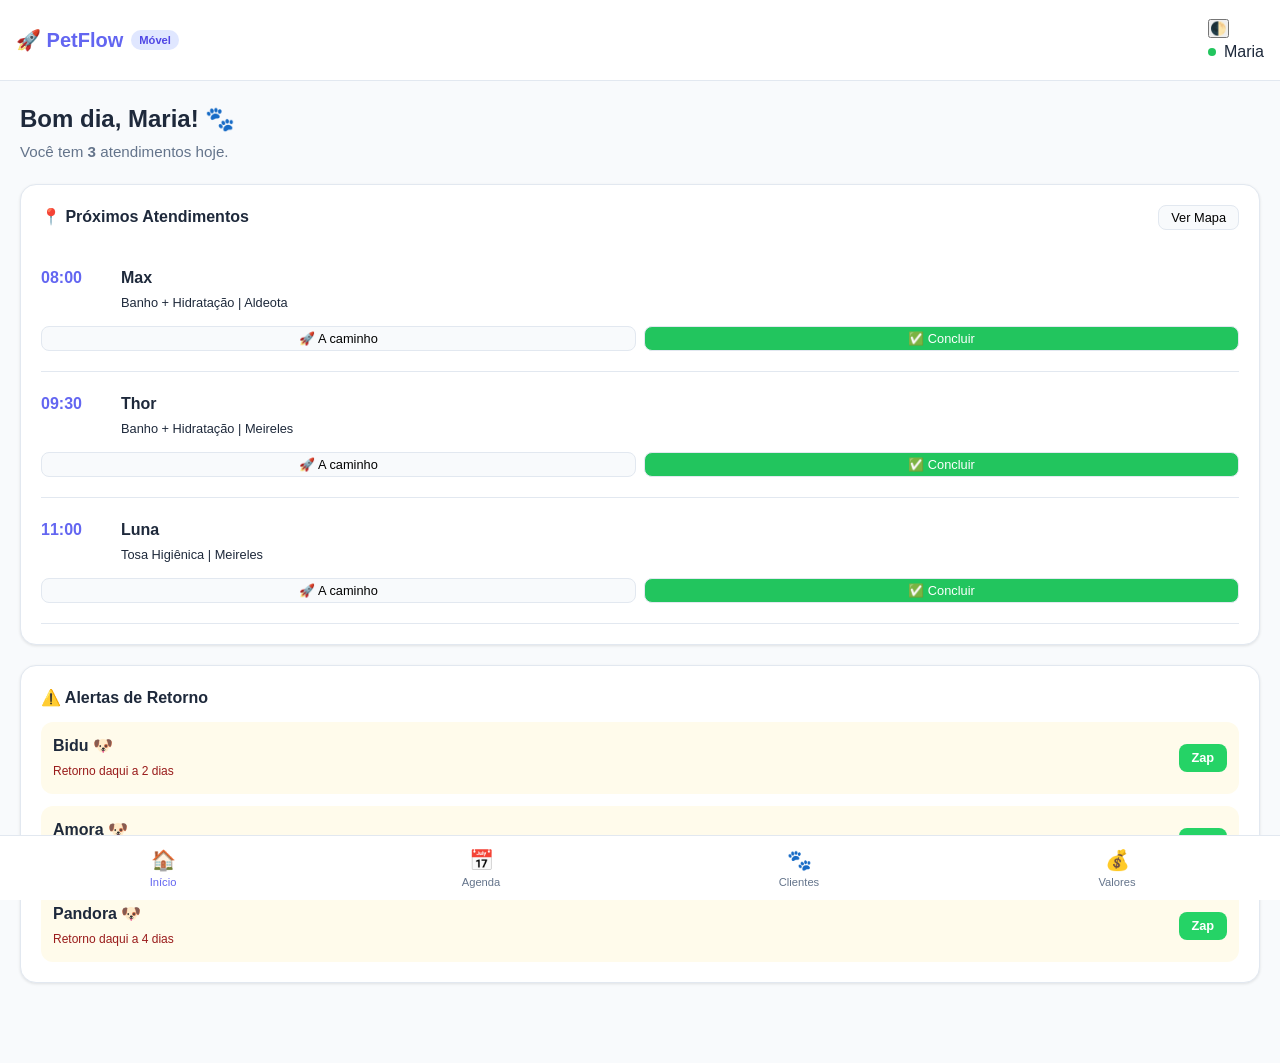
<file: index.html>
<!DOCTYPE html>
<html lang="pt-br">
<head>
    <meta charset="UTF-8">
    <meta name="viewport" content="width=device-width, initial-scale=1.0">
    <title>PetFlow | Gestão Móvel</title>
    <link rel="stylesheet" href="css/style.css">
</head>
<body>
    <div id="app">
        <!-- Header fixo -->
        <header>
            <div class="brand">
                <span class="logo">🚀 PetFlow</span>
                <span class="badge">Móvel</span>
            </div>
            <div class="header-actions">
                <button id="theme-toggle" class="btn-icon" onclick="toggleDarkMode()">🌓</button>
                <div class="user-profile">
                    <span class="status-dot online"></span>
                    <span class="username">Maria</span>
                </div>
            </div>
        </header>

        <!-- Navegação Principal -->
        <main id="main-content">
            <!-- PÁGINA: DASHBOARD -->
            <section id="dashboard" class="page active">
                <div class="welcome">
                    <h1>Bom dia, Maria! 🐾</h1>
                    <p>Você tem <strong id="today-count">0</strong> atendimentos hoje.</p>
                </div>

                <div class="card routes-card">
                    <div class="card-header">
                        <h2>📍 Próximos Atendimentos</h2>
                        <button class="btn-small">Ver Mapa</button>
                    </div>
                    <ul class="route-list" id="dashboard-route-list">
                        <!-- Gerado via JS -->
                    </ul>
                </div>

                <div class="card alerts-card">
                    <h2>⚠️ Alertas de Retorno</h2>
                    <div id="alerts-list">
                        <!-- Gerado via JS -->
                    </div>
                </div>
            </section>

            <!-- PÁGINA: AGENDA -->
            <section id="agenda" class="page">
                <div class="page-header">
                    <h1>Calendário 📅</h1>
                    <button class="btn-primary" onclick="openModal('modal-agenda')">+ Novo</button>
                </div>
                <div class="calendar-strip" id="calendar-strip"></div>
                <div class="timeline" id="agenda-timeline"></div>
            </section>

            <!-- PÁGINA: PETS / CLIENTES -->
            <section id="pets" class="page">
                <div class="page-header">
                    <h1>Meus Clientes 🐾</h1>
                    <button class="btn-primary" onclick="openModal('modal-pet')">+ Cadastro</button>
                </div>
                <div class="search-bar">
                    <input type="text" placeholder="Buscar pet, tutor ou bairro..." id="pet-search" onkeyup="searchPets()">
                </div>
                <div class="pet-grid" id="pet-list"></div>
            </section>

            <!-- PÁGINA: VALORES (Antiga Ajustes) -->
            <section id="config" class="page">
                <div class="page-header">
                    <h1>Tabela de Valores 💰</h1>
                </div>
                
                <div class="card">
                    <h2>Serviços de Banho</h2>
                    <ul class="price-list">
                        <li><span>Pelo Curto</span> <strong>R$ 50,00</strong></li>
                        <li><span>Pelo Médio</span> <strong>R$ 70,00</strong></li>
                        <li><span>Pelo Longo</span> <strong>R$ 90,00</strong></li>
                    </ul>
                </div>

                <!-- SEÇÃO DE DEMONSTRAÇÃO -->
                <div class="card" style="border: 1px dashed var(--primary); background: rgba(99, 102, 241, 0.05);">
                    <h2 style="color: var(--primary);">🛠️ Modo de Demonstração</h2>
                    <p style="font-size: 0.85rem; color: var(--text-muted); margin-bottom: 1rem;">
                        Use o botão abaixo para resetar os atendimentos e testar o fluxo novamente.
                    </p>
                    <button class="btn-primary" style="width: 100%; background: var(--primary-dark);" onclick="resetDemo()">
                        Reiniciar Demo
                    </button>
                </div>
            </section>
        </main>

        <!-- MODAIS -->
        <div id="modal-pet" class="modal">
            <div class="modal-content">
                <h2>Novo Cadastro</h2>
                <form id="form-pet">
                    <label>Nome do Pet</label>
                    <input type="text" id="new-pet-name" required>
                    <label>Tipo de Pelo</label>
                    <select id="new-pet-hair">
                        <option value="curto">Curto (Labrador/Jack)</option>
                        <option value="medio">Médio (Shih-tzu)</option>
                        <option value="longo">Longo (Spitz/Akita)</option>
                    </select>
                    <label>Tutor (Nome)</label>
                    <input type="text" id="new-tutor-name" required>
                    <label>Endereço/Bairro</label>
                    <input type="text" id="new-pet-address" placeholder="Ex: Rua A, Aldeota" required>
                    <div class="modal-actions">
                        <button type="button" class="btn-link" onclick="closeModal('modal-pet')">Cancelar</button>
                        <button type="submit" class="btn-primary">Salvar</button>
                    </div>
                </form>
            </div>
        </div>

        <!-- NOVO: MODAL FICHA DO PET -->
        <div id="modal-profile" class="modal">
            <div class="modal-content" style="height: 80vh; overflow-y: auto;">
                <div id="pet-profile-content">
                    <!-- Gerado via JS -->
                </div>
                <div class="modal-actions">
                    <button type="button" class="btn-primary" style="width: 100%" onclick="closeModal('modal-profile')">Fechar</button>
                </div>
            </div>
        </div>

        <!-- NOVO: MODAL PIX -->
        <div id="modal-pix" class="modal">
            <div class="modal-content" style="text-align: center;">
                <h2>Pagamento PIX 💰</h2>
                <p id="pix-amount" style="font-size: 1.5rem; font-weight: bold; margin: 1rem 0;"></p>
                <div style="background: white; padding: 1rem; display: inline-block; border-radius: 1rem;">
                    <div id="pix-qr" style="font-size: 8rem;">📱</div>
                    <p style="color: black; font-size: 0.8rem; margin-top: 0.5rem;">[ Simulação de QR Code ]</p>
                </div>
                <div class="card" style="text-align: left; background: var(--background);">
                    <p><strong>Chave:</strong> petflow@pix.com.br</p>
                    <p><strong>Empresa:</strong> PetFlow Móvel LTDA</p>
                </div>
                <div class="modal-actions">
                    <button type="button" class="btn-primary" style="width: 100%" onclick="confirmPayment()">Confirmar Recebimento</button>
                </div>
            </div>
        </div>
        <nav class="bottom-nav">
            <button class="nav-item active" onclick="showPage('dashboard')">
                <span class="icon">🏠</span>
                <span class="label">Início</span>
            </button>
            <button class="nav-item" onclick="showPage('agenda')">
                <span class="icon">📅</span>
                <span class="label">Agenda</span>
            </button>
            <button class="nav-item" onclick="showPage('pets')">
                <span class="icon">🐾</span>
                <span class="label">Clientes</span>
            </button>
            <button class="nav-item" onclick="showPage('config')">
                <span class="icon">💰</span>
                <span class="label">Valores</span>
            </button>
        </nav>
    </div>
    <script src="js/app.js"></script>
</body>
</html>
</file>
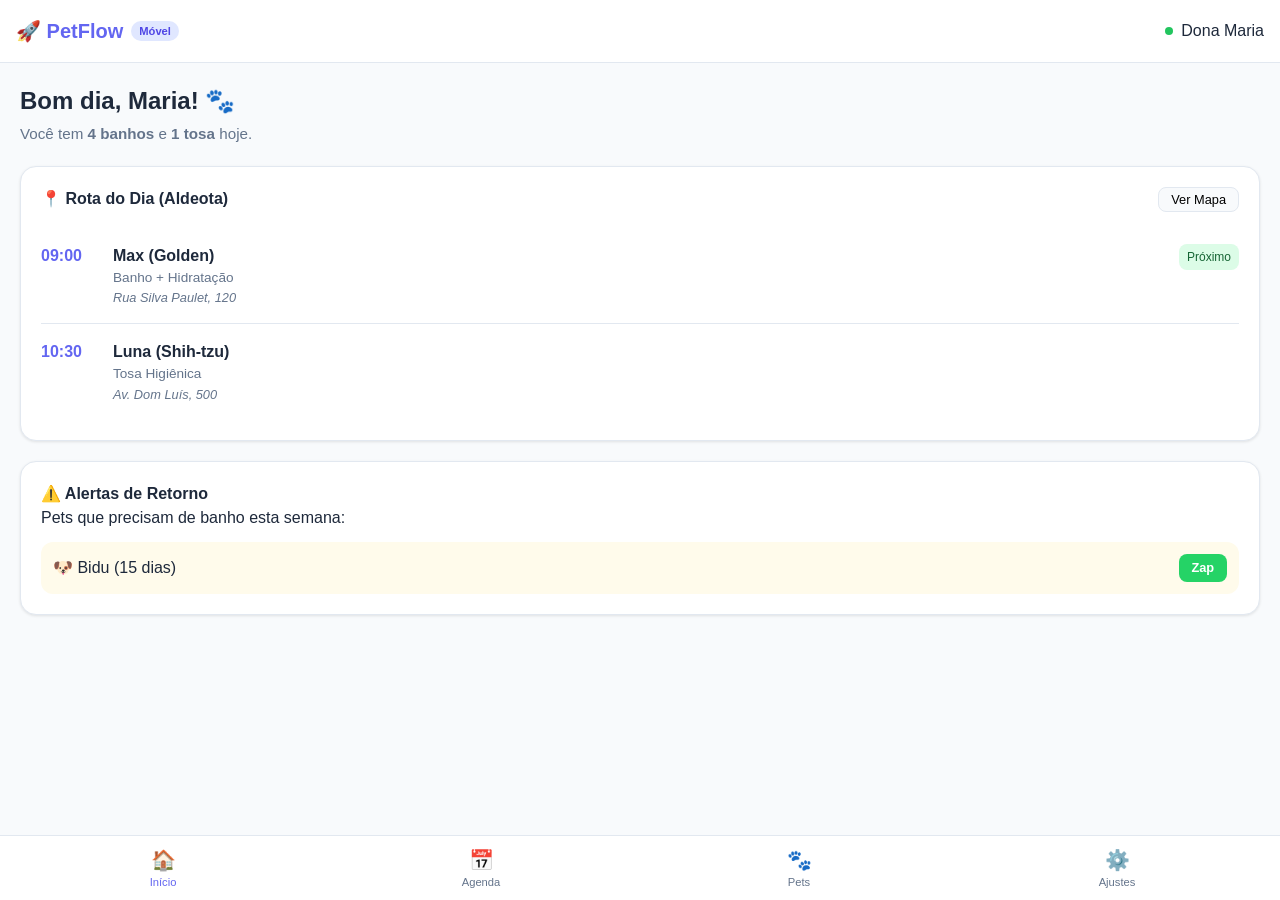
<file: public/index.html>
<!DOCTYPE html>
<html lang="pt-br">
<head>
    <meta charset="UTF-8">
    <meta name="viewport" content="width=device-width, initial-scale=1.0">
    <title>PetFlow | Gestão Móvel</title>
    <link rel="stylesheet" href="css/style.css">
    <!-- Emojis como ícones para rapidez -->
</head>
<body>
    <div id="app">
        <!-- Header fixo -->
        <header>
            <div class="brand">
                <span class="logo">🚀 PetFlow</span>
                <span class="badge">Móvel</span>
            </div>
            <div class="user-profile">
                <span class="status-dot online"></span>
                <span class="username">Dona Maria</span>
            </div>
        </header>

        <!-- Navegação Principal (Tabs no estilo App) -->
        <main id="main-content">
            <!-- Esta seção será trocada via JS -->
            <section id="dashboard" class="page active">
                <div class="welcome">
                    <h1>Bom dia, Maria! 🐾</h1>
                    <p>Você tem <strong>4 banhos</strong> e <strong>1 tosa</strong> hoje.</p>
                </div>

                <!-- Resumo de Rotas (Destaque do Pet Móvel) -->
                <div class="card routes-card">
                    <div class="card-header">
                        <h2>📍 Rota do Dia (Aldeota)</h2>
                        <button class="btn-small">Ver Mapa</button>
                    </div>
                    <ul class="route-list">
                        <li class="route-item next">
                            <span class="time">09:00</span>
                            <div class="info">
                                <span class="pet-name">Max (Golden)</span>
                                <span class="service">Banho + Hidratação</span>
                                <span class="address">Rua Silva Paulet, 120</span>
                            </div>
                            <span class="status">Próximo</span>
                        </li>
                        <li class="route-item">
                            <span class="time">10:30</span>
                            <div class="info">
                                <span class="pet-name">Luna (Shih-tzu)</span>
                                <span class="service">Tosa Higiênica</span>
                                <span class="address">Av. Dom Luís, 500</span>
                            </div>
                        </li>
                    </ul>
                </div>

                <!-- Notificações/Alertas (Recorrência) -->
                <div class="card alerts-card">
                    <h2>⚠️ Alertas de Retorno</h2>
                    <p>Pets que precisam de banho esta semana:</p>
                    <div class="alert-item">
                        <span>🐶 Bidu (15 dias)</span>
                        <button class="btn-action">Zap</button>
                    </div>
                </div>
            </section>
        </main>

        <!-- Menu Inferior (Bottom Nav) -->
        <nav class="bottom-nav">
            <button class="nav-item active" onclick="showPage('dashboard')">
                <span class="icon">🏠</span>
                <span class="label">Início</span>
            </button>
            <button class="nav-item" onclick="showPage('agenda')">
                <span class="icon">📅</span>
                <span class="label">Agenda</span>
            </button>
            <button class="nav-item" onclick="showPage('pets')">
                <span class="icon">🐾</span>
                <span class="label">Pets</span>
            </button>
            <button class="nav-item" onclick="showPage('config')">
                <span class="icon">⚙️</span>
                <span class="label">Ajustes</span>
            </button>
        </nav>
    </div>
    <script src="js/app.js"></script>
</body>
</html>
</file>
<file: css/style.css>
:root {
    --primary: #6366f1;
    --primary-dark: #4f46e5;
    --success: #22c55e;
    --warning: #f59e0b;
    --danger: #ef4444;
    --background: #f8fafc;
    --card: #ffffff;
    --text-main: #1e293b;
    --text-muted: #64748b;
    --border: #e2e8f0;
}

[data-theme="dark"] {
    --background: #0f172a;
    --card: #1e293b;
    --text-main: #f1f5f9;
    --text-muted: #94a3b8;
    --border: #334155;
}

[data-theme="dark"] .btn-small {
    background: #334155;
    color: #f1f5f9;
    border-color: #475569;
}

[data-theme="dark"] input, 
[data-theme="dark"] select, 
[data-theme="dark"] .search-bar input {
    background: #1e293b;
    color: #f1f5f9;
    border-color: #334155;
}

[data-theme="dark"] input::placeholder {
    color: #64748b;
}

* {
    margin: 0;
    padding: 0;
    box-sizing: border-box;
    font-family: 'Segoe UI', Roboto, Helvetica, Arial, sans-serif;
}

body {
    background-color: var(--background);
    color: var(--text-main);
    line-height: 1.5;
    -webkit-tap-highlight-color: transparent;
}

/* Header */
header {
    background: var(--card);
    padding: 1rem;
    display: flex;
    justify-content: space-between;
    align-items: center;
    border-bottom: 1px solid var(--border);
    position: sticky;
    top: 0;
    z-index: 100;
}

.brand {
    display: flex;
    align-items: center;
    gap: 0.5rem;
}

.logo {
    font-weight: 800;
    font-size: 1.25rem;
    color: var(--primary);
}

.badge {
    background: #e0e7ff;
    color: var(--primary-dark);
    font-size: 0.7rem;
    padding: 0.1rem 0.5rem;
    border-radius: 1rem;
    font-weight: bold;
}

.user-profile {
    display: flex;
    align-items: center;
    gap: 0.5rem;
}

.status-dot {
    width: 8px;
    height: 8px;
    border-radius: 50%;
}

.online { background: var(--success); }

/* Headers de Página */
.page {
    display: none;
}
.page.active {
    display: block;
}

.page-header {
    display: flex;
    justify-content: space-between;
    align-items: center;
    margin-bottom: 1.5rem;
}

.page-header h1 {
    font-size: 1.5rem;
}

/* Agenda / Calendário */
.calendar-strip {
    display: flex;
    gap: 0.75rem;
    margin-bottom: 1.5rem;
    overflow-x: auto;
    padding-bottom: 0.5rem;
}

.day-bubble {
    background: var(--card);
    border: 1px solid var(--border);
    padding: 0.75rem;
    border-radius: 1rem;
    min-width: 4rem;
    display: flex;
    flex-direction: column;
    align-items: center;
    cursor: pointer;
}

.day-bubble.active {
    background: var(--primary);
    color: white;
    border-color: var(--primary);
}

.day-bubble span { font-size: 0.7rem; text-transform: uppercase; }
.day-bubble strong { font-size: 1.1rem; }

/* Timeline */
.timeline {
    border-left: 2px solid var(--border);
    margin-left: 0.5rem;
    padding-left: 1.5rem;
    position: relative;
}

/* Modais */
.modal {
    display: none;
    position: fixed;
    top: 0;
    left: 0;
    right: 0;
    bottom: 0;
    background: rgba(0,0,0,0.5);
    z-index: 1000;
    align-items: flex-end; /* Abre de baixo para cima no mobile */
}

.modal.active {
    display: flex;
}

.modal-content {
    background: white;
    width: 100%;
    padding: 2rem;
    border-radius: 1.5rem 1.5rem 0 0;
    box-shadow: 0 -2px 10px rgba(0,0,0,0.1);
}

.modal-content h2 { margin-bottom: 1.5rem; }

form label {
    display: block;
    font-size: 0.85rem;
    font-weight: 600;
    margin-bottom: 0.4rem;
    margin-top: 1rem;
}

form input, form select {
    width: 100%;
    padding: 0.75rem;
    border: 1px solid var(--border);
    border-radius: 0.5rem;
    font-size: 1rem;
}

.modal-actions {
    display: flex;
    justify-content: flex-end;
    gap: 1rem;
    margin-top: 2rem;
}

.btn-primary {
    background: var(--primary);
    color: white;
    border: none;
    padding: 0.75rem 1.5rem;
    border-radius: 0.5rem;
    font-weight: bold;
    cursor: pointer;
}

.btn-link {
    background: none;
    border: none;
    color: var(--text-muted);
    font-weight: 600;
    cursor: pointer;
}

/* Search and Lists */
.search-bar {
    margin-bottom: 1rem;
}

.search-bar input {
    width: 100%;
    padding: 0.75rem 1rem;
    border-radius: 2rem;
    border: 1px solid var(--border);
    background: var(--card);
}

.price-list {
    list-style: none;
    margin-top: 1rem;
}

.price-list li {
    display: flex;
    justify-content: space-between;
    padding: 0.5rem 0;
    border-bottom: 1px solid var(--border);
}

/* Main Content */
main {
    padding: 1.25rem;
    padding-bottom: 5rem; /* Space for bottom nav */
}

.welcome h1 {
    font-size: 1.5rem;
    margin-bottom: 0.25rem;
}

.welcome p {
    color: var(--text-muted);
    font-size: 0.95rem;
}

/* Cards */
.card {
    background: var(--card);
    border-radius: 1rem;
    padding: 1.25rem;
    margin-top: 1.25rem;
    box-shadow: 0 1px 3px rgba(0,0,0,0.1);
    border: 1px solid var(--border);
}

.card-header {
    display: flex;
    justify-content: space-between;
    align-items: center;
    margin-bottom: 1rem;
}

.card h2 {
    font-size: 1rem;
    font-weight: 700;
}

/* Route List */
.route-list {
    list-style: none;
}

.route-item {
    display: flex;
    gap: 1rem;
    padding: 1rem 0;
    border-bottom: 1px solid var(--border);
}

.route-item:last-child {
    border-bottom: none;
}

.time {
    font-weight: bold;
    color: var(--primary);
    min-width: 3.5rem;
}

.info {
    flex: 1;
}

.pet-name {
    display: block;
    font-weight: 600;
}

.service {
    display: block;
    font-size: 0.85rem;
    color: var(--text-muted);
}

.address {
    display: block;
    font-size: 0.8rem;
    color: var(--text-muted);
    font-style: italic;
}

.status {
    font-size: 0.75rem;
    background: #dcfce7;
    color: #166534;
    padding: 0.25rem 0.5rem;
    border-radius: 0.5rem;
    align-self: flex-start;
}

/* Buttons */
.btn-small {
    background: var(--background);
    border: 1px solid var(--border);
    padding: 0.25rem 0.75rem;
    border-radius: 0.5rem;
    font-size: 0.8rem;
    cursor: pointer;
}

.btn-action {
    background: #25d366; /* WhatsApp Green */
    color: white;
    border: none;
    padding: 0.4rem 0.8rem;
    border-radius: 0.5rem;
    font-size: 0.8rem;
    font-weight: bold;
}

/* Bottom Nav */
.bottom-nav {
    position: fixed;
    bottom: 0;
    left: 0;
    right: 0;
    background: var(--card);
    display: flex;
    justify-content: space-around;
    padding: 0.75rem 0.25rem;
    border-top: 1px solid var(--border);
    z-index: 100;
}

.nav-item {
    background: none;
    border: none;
    display: flex;
    flex-direction: column;
    align-items: center;
    gap: 0.25rem;
    color: var(--text-muted);
    cursor: pointer;
    flex: 1;
}

.nav-item.active {
    color: var(--primary);
}

.nav-item .icon {
    font-size: 1.25rem;
}

.nav-item .label {
    font-size: 0.7rem;
    font-weight: 500;
}

/* Alert Item */
.alert-item {
    display: flex;
    justify-content: space-between;
    align-items: center;
    background: #fffbeb;
    padding: 0.75rem;
    border-radius: 0.75rem;
    margin-top: 0.75rem;
}
</file>
<file: public/css/style.css>
:root {
    --primary: #6366f1;
    --primary-dark: #4f46e5;
    --success: #22c55e;
    --warning: #f59e0b;
    --danger: #ef4444;
    --background: #f8fafc;
    --card: #ffffff;
    --text-main: #1e293b;
    --text-muted: #64748b;
    --border: #e2e8f0;
}

* {
    margin: 0;
    padding: 0;
    box-sizing: border-box;
    font-family: 'Segoe UI', Roboto, Helvetica, Arial, sans-serif;
}

body {
    background-color: var(--background);
    color: var(--text-main);
    line-height: 1.5;
    -webkit-tap-highlight-color: transparent;
}

/* Header */
header {
    background: var(--card);
    padding: 1rem;
    display: flex;
    justify-content: space-between;
    align-items: center;
    border-bottom: 1px solid var(--border);
    position: sticky;
    top: 0;
    z-index: 100;
}

.brand {
    display: flex;
    align-items: center;
    gap: 0.5rem;
}

.logo {
    font-weight: 800;
    font-size: 1.25rem;
    color: var(--primary);
}

.badge {
    background: #e0e7ff;
    color: var(--primary-dark);
    font-size: 0.7rem;
    padding: 0.1rem 0.5rem;
    border-radius: 1rem;
    font-weight: bold;
}

.user-profile {
    display: flex;
    align-items: center;
    gap: 0.5rem;
}

.status-dot {
    width: 8px;
    height: 8px;
    border-radius: 50%;
}

.online { background: var(--success); }

/* Main Content */
main {
    padding: 1.25rem;
    padding-bottom: 5rem; /* Space for bottom nav */
}

.welcome h1 {
    font-size: 1.5rem;
    margin-bottom: 0.25rem;
}

.welcome p {
    color: var(--text-muted);
    font-size: 0.95rem;
}

/* Cards */
.card {
    background: var(--card);
    border-radius: 1rem;
    padding: 1.25rem;
    margin-top: 1.25rem;
    box-shadow: 0 1px 3px rgba(0,0,0,0.1);
    border: 1px solid var(--border);
}

.card-header {
    display: flex;
    justify-content: space-between;
    align-items: center;
    margin-bottom: 1rem;
}

.card h2 {
    font-size: 1rem;
    font-weight: 700;
}

/* Route List */
.route-list {
    list-style: none;
}

.route-item {
    display: flex;
    gap: 1rem;
    padding: 1rem 0;
    border-bottom: 1px solid var(--border);
}

.route-item:last-child {
    border-bottom: none;
}

.time {
    font-weight: bold;
    color: var(--primary);
    min-width: 3.5rem;
}

.info {
    flex: 1;
}

.pet-name {
    display: block;
    font-weight: 600;
}

.service {
    display: block;
    font-size: 0.85rem;
    color: var(--text-muted);
}

.address {
    display: block;
    font-size: 0.8rem;
    color: var(--text-muted);
    font-style: italic;
}

.status {
    font-size: 0.75rem;
    background: #dcfce7;
    color: #166534;
    padding: 0.25rem 0.5rem;
    border-radius: 0.5rem;
    align-self: flex-start;
}

/* Buttons */
.btn-small {
    background: var(--background);
    border: 1px solid var(--border);
    padding: 0.25rem 0.75rem;
    border-radius: 0.5rem;
    font-size: 0.8rem;
    cursor: pointer;
}

.btn-action {
    background: #25d366; /* WhatsApp Green */
    color: white;
    border: none;
    padding: 0.4rem 0.8rem;
    border-radius: 0.5rem;
    font-size: 0.8rem;
    font-weight: bold;
}

/* Bottom Nav */
.bottom-nav {
    position: fixed;
    bottom: 0;
    left: 0;
    right: 0;
    background: var(--card);
    display: flex;
    justify-content: space-around;
    padding: 0.75rem 0.25rem;
    border-top: 1px solid var(--border);
    z-index: 100;
}

.nav-item {
    background: none;
    border: none;
    display: flex;
    flex-direction: column;
    align-items: center;
    gap: 0.25rem;
    color: var(--text-muted);
    cursor: pointer;
    flex: 1;
}

.nav-item.active {
    color: var(--primary);
}

.nav-item .icon {
    font-size: 1.25rem;
}

.nav-item .label {
    font-size: 0.7rem;
    font-weight: 500;
}

/* Alert Item */
.alert-item {
    display: flex;
    justify-content: space-between;
    align-items: center;
    background: #fffbeb;
    padding: 0.75rem;
    border-radius: 0.75rem;
    margin-top: 0.75rem;
}
</file>
